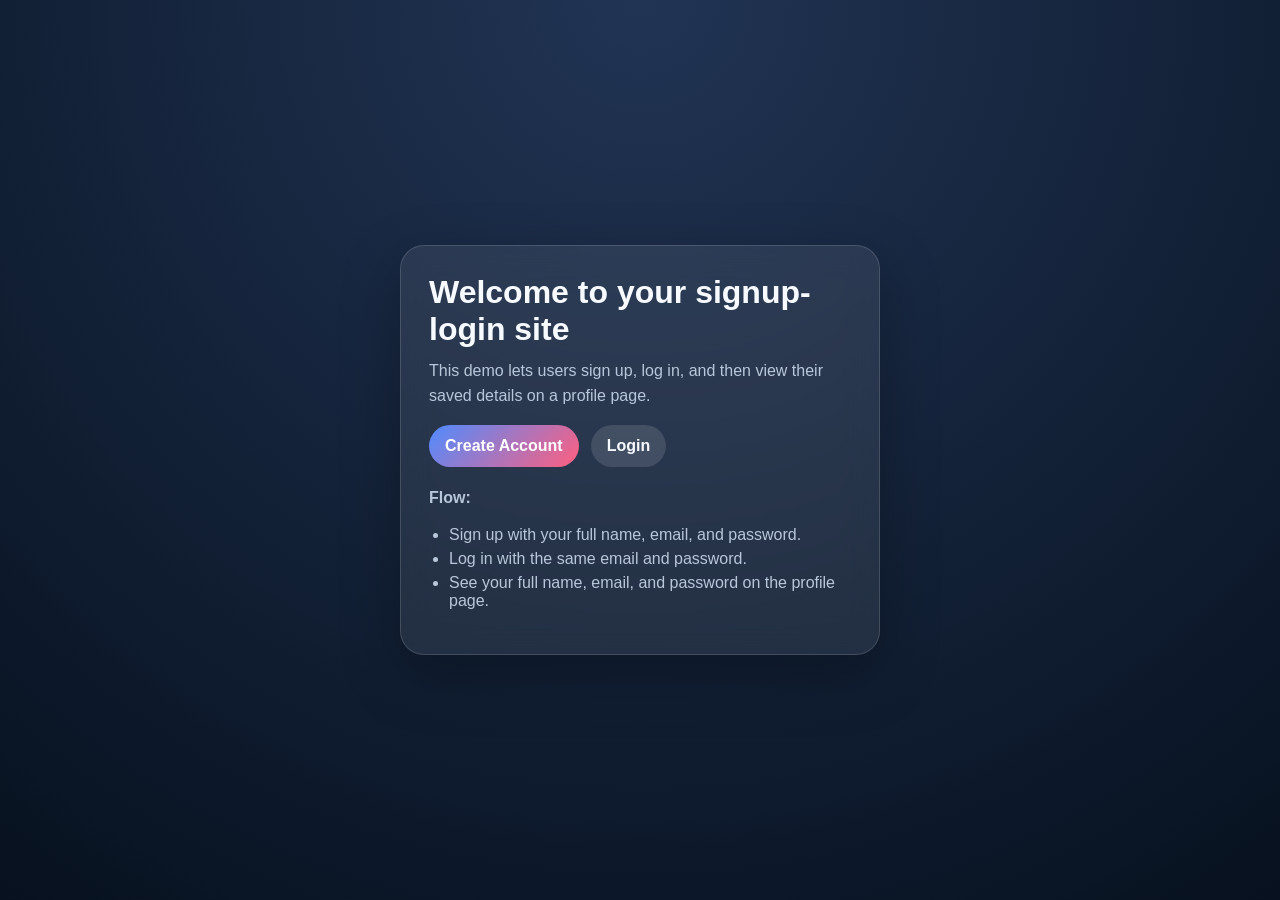
<file: docs/index.html>
﻿<!doctype html>
<html lang="en">
  <head>
    <meta charset="utf-8" />
    <meta name="viewport" content="width=device-width,initial-scale=1" />
    <title>Signup Login Demo</title>
    <style>
      :root {
        color-scheme: dark;
        --bg: #07111f;
        --card: rgba(255, 255, 255, 0.08);
        --text: #f7fbff;
        --muted: #b9c7da;
        --primary: #4f8cff;
        --accent: #ff5f7e;
      }
      * { box-sizing: border-box; }
      body {
        margin: 0;
        min-height: 100vh;
        display: grid;
        place-items: center;
        padding: 24px;
        font-family: 'Segoe UI', Tahoma, Geneva, Verdana, sans-serif;
        background: radial-gradient(circle at top, #213454, var(--bg));
        color: var(--text);
      }
      .card {
        width: min(100%, 480px);
        padding: 28px;
        border-radius: 24px;
        background: var(--card);
        border: 1px solid rgba(255,255,255,0.14);
        box-shadow: 0 20px 60px rgba(0,0,0,0.28);
        backdrop-filter: blur(16px);
      }
      h1 { margin: 0 0 10px; font-size: 2rem; }
      p { margin: 0 0 16px; color: var(--muted); line-height: 1.6; }
      .btn-row { display: flex; gap: 12px; flex-wrap: wrap; }
      .btn {
        display: inline-flex;
        justify-content: center;
        align-items: center;
        text-decoration: none;
        border: none;
        border-radius: 999px;
        padding: 12px 16px;
        font-weight: 700;
        cursor: pointer;
      }
      .btn.primary { background: linear-gradient(135deg, var(--primary), var(--accent)); color: white; }
      .btn.secondary { background: rgba(255,255,255,0.12); color: var(--text); }
      .btn.danger { background: rgba(255, 123, 123, 0.18); color: #ffd7d7; }
      ul { padding-left: 20px; color: var(--muted); }
      li { margin-bottom: 6px; }
    </style>
  </head>
  <body>
    <div class="card">
      <h1>Welcome to your signup-login site</h1>
      <p>This demo lets users sign up, log in, and then view their saved details on a profile page.</p>
      <div class="btn-row" id="home-actions">
        <a class="btn primary" href="signup.html">Create Account</a>
        <a class="btn secondary" href="login.html">Login</a>
      </div>
      <div id="home-status" style="margin-top: 12px;"></div>
      <p style="margin-top: 18px;"><strong>Flow:</strong></p>
      <ul>
        <li>Sign up with your full name, email, and password.</li>
        <li>Log in with the same email and password.</li>
        <li>See your full name, email, and password on the profile page.</li>
      </ul>
    </div>
    <script src="app.js"></script>
  </body>
</html>
</file>
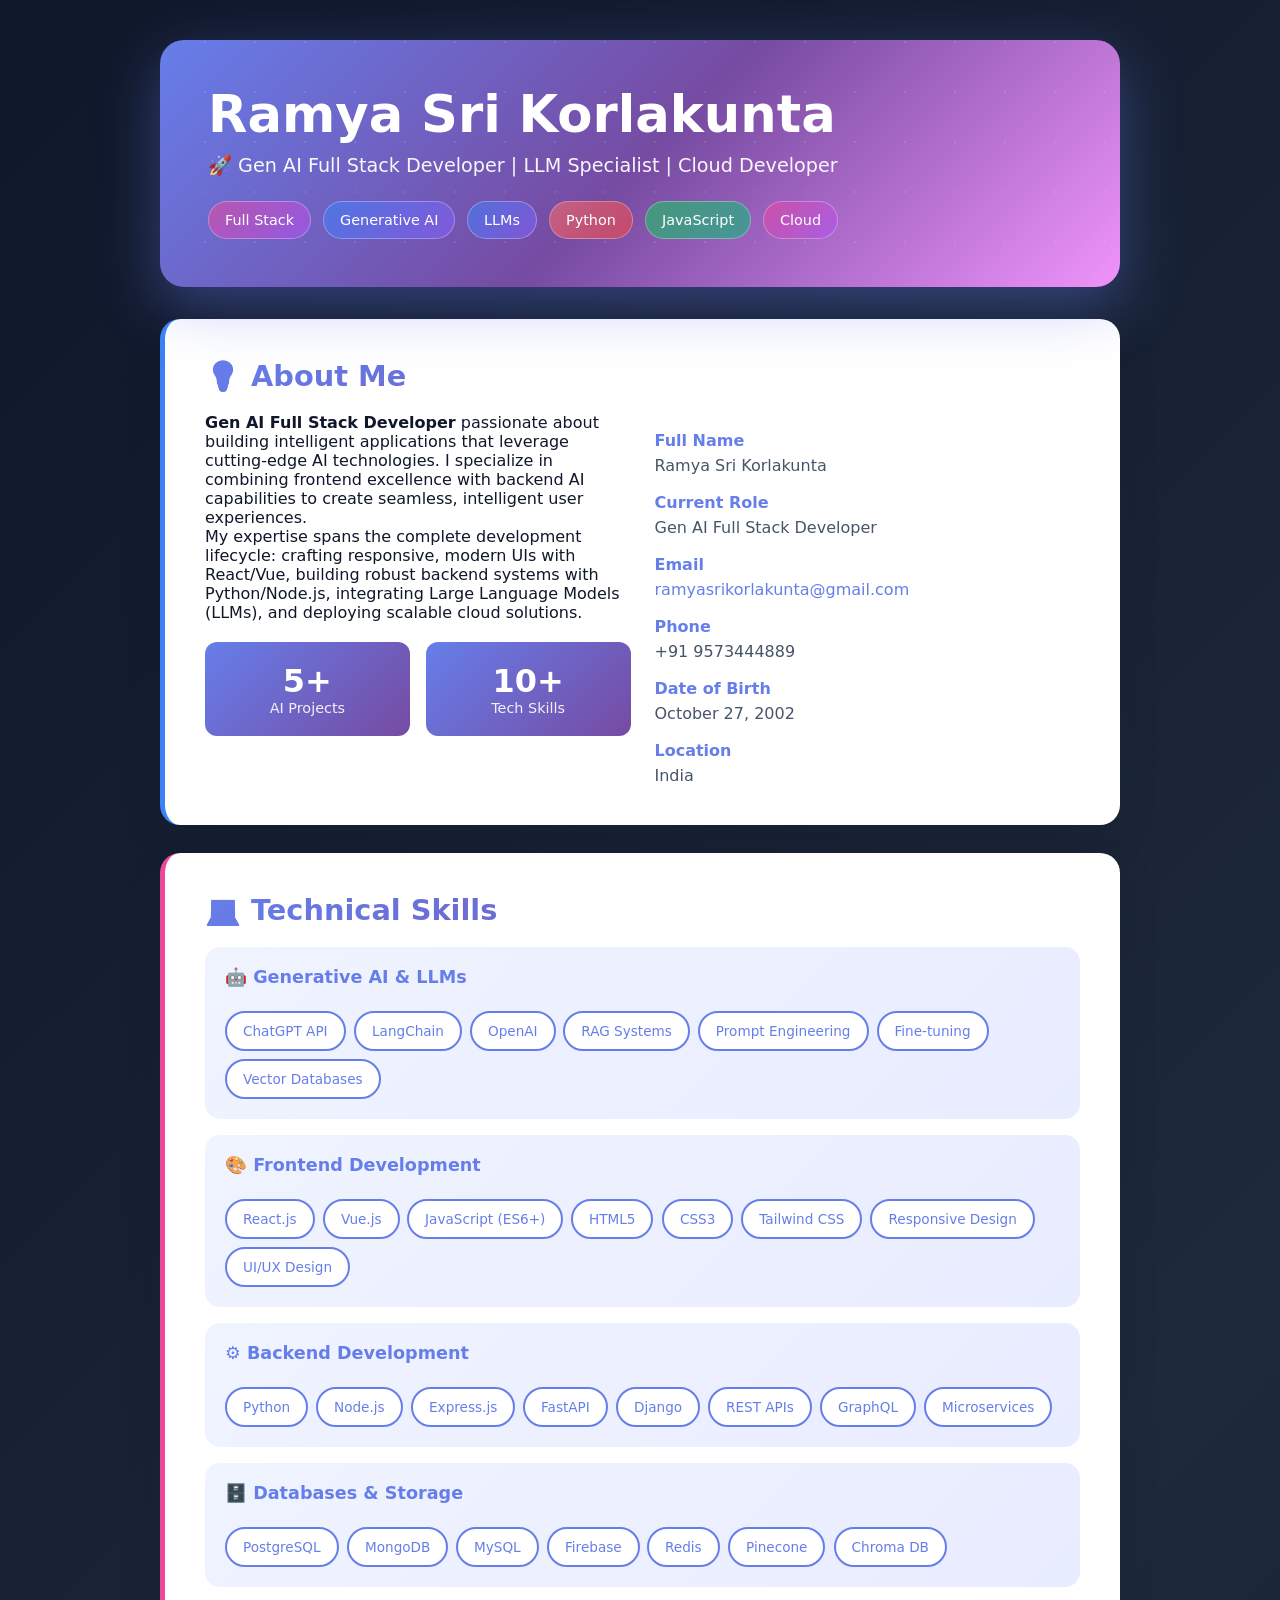
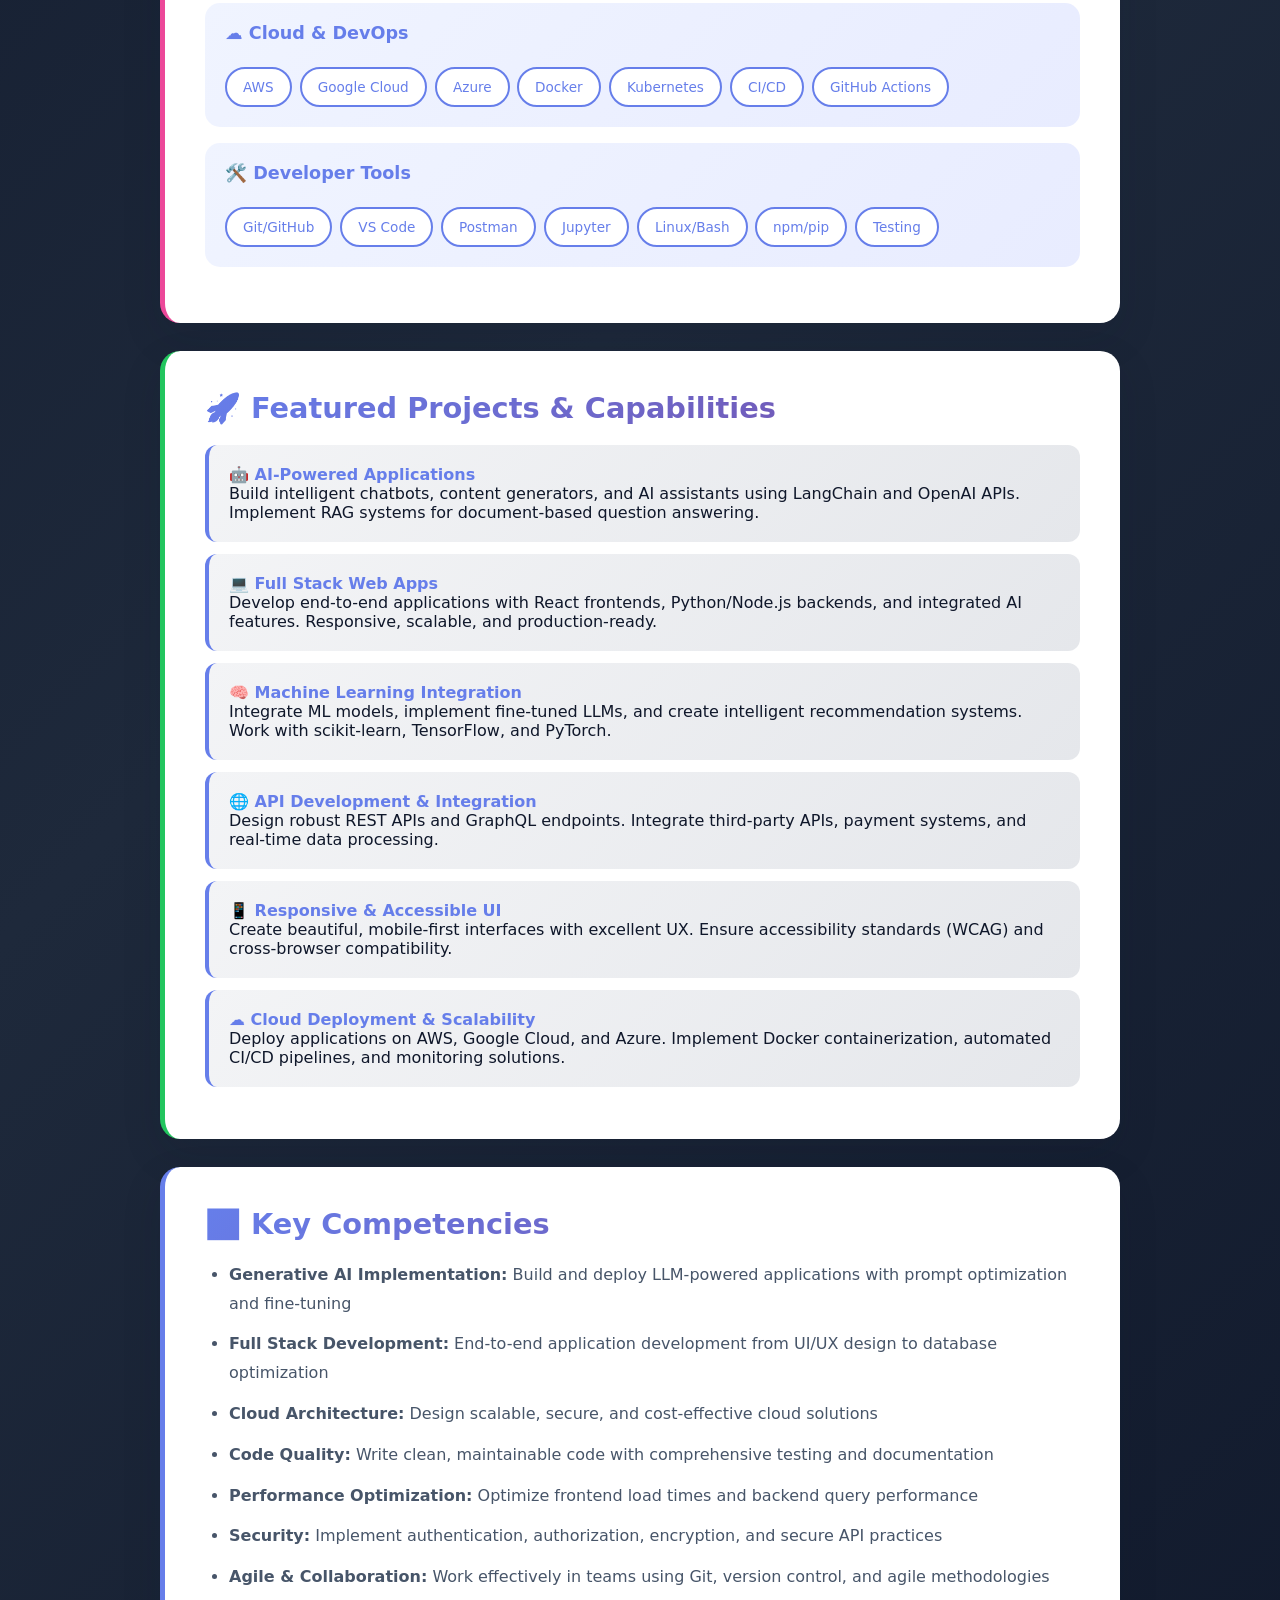
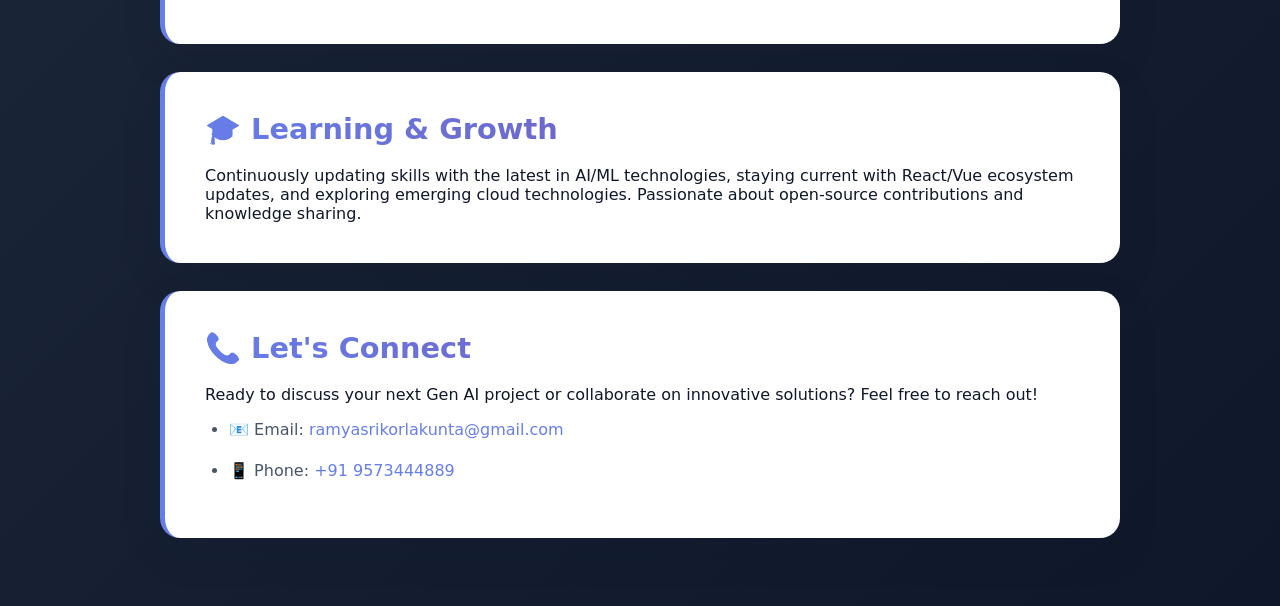
<file: MyPortfolio/index.html>
<!doctype html>
<html lang="en">
  <head>
    <meta charset="utf-8" />
    <meta name="viewport" content="width=device-width,initial-scale=1" />
    <title>Ramya Sri Korlakunta | Gen AI Full Stack Developer</title>
    <style>
      * { margin:0; padding:0; box-sizing:border-box; }
      body { 
        font-family: 'Segoe UI', system-ui, -apple-system, Roboto, Arial, sans-serif; 
        background: linear-gradient(135deg, #0f172a 0%, #1e293b 50%, #0f172a 100%);
        color:#0f172a; 
        min-height:100vh;
      }
      .page { max-width:1000px; margin:0 auto; padding:40px 20px; }
      
      /* HEADER WITH GRADIENT */
      header { 
        background: linear-gradient(135deg, #667eea 0%, #764ba2 50%, #f093fb 100%);
        border-radius:24px; 
        box-shadow: 0 20px 60px rgba(102, 126, 234, 0.4);
        padding:48px; 
        margin-bottom:32px;
        color: white;
        position: relative;
        overflow: hidden;
      }
      
      header::before {
        content: '';
        position: absolute;
        top: -50%;
        right: -50%;
        width: 200%;
        height: 200%;
        background: radial-gradient(circle, rgba(255,255,255,0.1) 1px, transparent 1px);
        background-size: 50px 50px;
        animation: float 20s linear infinite;
      }
      
      @keyframes float {
        0% { transform: translate(0, 0); }
        100% { transform: translate(50px, 50px); }
      }
      
      header h1 { 
        margin:0 0 12px; 
        font-size:3.2rem; 
        line-height:1.05;
        position: relative;
        z-index: 1;
        font-weight: 800;
      }
      
      header .subtitle { 
        margin:0; 
        max-width:720px; 
        font-size:1.2rem;
        position: relative;
        z-index: 1;
        opacity: 0.95;
      }
      
      .badges { display:flex; flex-wrap:wrap; gap:12px; margin-top:24px; }
      
      .badge { 
        background: rgba(255,255,255,0.2);
        color: white;
        border-radius:999px; 
        padding:10px 16px; 
        font-size:.9rem;
        border: 1px solid rgba(255,255,255,0.3);
        backdrop-filter: blur(10px);
      }
      
      .badge.ai { background: linear-gradient(135deg, rgba(59, 130, 246, 0.6), rgba(139, 92, 246, 0.6)); }
      .badge.frontend { background: linear-gradient(135deg, rgba(34, 197, 94, 0.6), rgba(16, 185, 129, 0.6)); }
      .badge.backend { background: linear-gradient(135deg, rgba(248, 113, 113, 0.6), rgba(239, 68, 68, 0.6)); }
      .badge.fullstack { background: linear-gradient(135deg, rgba(236, 72, 153, 0.6), rgba(168, 85, 247, 0.6)); }
      
      section { 
        background: white;
        border-radius:20px; 
        box-shadow: 0 15px 40px rgba(15, 23, 42, 0.12);
        padding:40px; 
        margin-bottom:28px;
        border-left: 5px solid #667eea;
      }
      
      section.ai-focused { border-left-color: #3b82f6; }
      section.code-skills { border-left-color: #ec4899; }
      section.projects { border-left-color: #22c55e; }
      
      h2 { 
        margin-top:0; 
        font-size:1.8rem; 
        margin-bottom:20px;
        background: linear-gradient(135deg, #667eea 0%, #764ba2 100%);
        -webkit-background-clip: text;
        -webkit-text-fill-color: transparent;
        background-clip: text;
      }
      
      .grid { display:grid; gap:24px; }
      .two-col { grid-template-columns:1fr 1fr; }
      .three-col { grid-template-columns:1fr 1fr 1fr; }
      
      ul { margin:12px 0; padding-left:1.5rem; color:#475569; }
      li { margin-bottom:12px; line-height:1.8; }
      
      .contact dt { font-weight:700; margin-top:18px; color: #667eea; }
      .contact dd { margin:6px 0 0 0; color:#475569; }
      
      a { color:#667eea; text-decoration:none; font-weight: 500; transition: 0.3s; }
      a:hover { color:#764ba2; text-decoration: underline; }
      
      .skill-category {
        background: linear-gradient(135deg, #f0f4ff 0%, #e8ecff 100%);
        padding: 20px;
        border-radius: 15px;
        margin-bottom: 16px;
      }
      
      .skill-category h3 {
        color: #667eea;
        margin: 0 0 12px 0;
        font-size: 1.1rem;
      }
      
      .skill-category .badges {
        gap: 8px;
      }
      
      .skill-category .badge {
        background: white;
        color: #667eea;
        border: 2px solid #667eea;
        font-size: 0.85rem;
      }
      
      .feature-box {
        background: linear-gradient(135deg, #f3f4f6 0%, #e5e7eb 100%);
        padding: 20px;
        border-radius: 12px;
        margin-bottom: 12px;
        border-left: 4px solid #667eea;
      }
      
      .feature-box strong {
        color: #667eea;
      }
      
      .stats {
        display: grid;
        grid-template-columns: 1fr 1fr;
        gap: 16px;
        margin-top: 20px;
      }
      
      .stat-item {
        background: linear-gradient(135deg, #667eea 0%, #764ba2 100%);
        color: white;
        padding: 20px;
        border-radius: 12px;
        text-align: center;
      }
      
      .stat-item .number {
        font-size: 2rem;
        font-weight: 800;
      }
      
      .stat-item .label {
        font-size: 0.9rem;
        opacity: 0.9;
      }
      
      @media (max-width:720px) { 
        .two-col, .three-col { grid-template-columns:1fr; }
        header h1 { font-size: 2.2rem; }
        header { padding: 32px; }
      }
    </style>
  </head>
  <body>
    <div class="page">
      <header>
        <h1>Ramya Sri Korlakunta</h1>
        <p class="subtitle">🚀 Gen AI Full Stack Developer | LLM Specialist | Cloud Developer</p>
        <div class="badges">
          <span class="badge fullstack">Full Stack</span>
          <span class="badge ai">Generative AI</span>
          <span class="badge ai">LLMs</span>
          <span class="badge backend">Python</span>
          <span class="badge frontend">JavaScript</span>
          <span class="badge fullstack">Cloud</span>
        </div>
      </header>

      <section class="ai-focused">
        <h2>💡 About Me</h2>
        <div class="grid two-col">
          <div>
            <p><strong>Gen AI Full Stack Developer</strong> passionate about building intelligent applications that leverage cutting-edge AI technologies. I specialize in combining frontend excellence with backend AI capabilities to create seamless, intelligent user experiences.</p>
            <p>My expertise spans the complete development lifecycle: crafting responsive, modern UIs with React/Vue, building robust backend systems with Python/Node.js, integrating Large Language Models (LLMs), and deploying scalable cloud solutions.</p>
            <div class="stats">
              <div class="stat-item">
                <div class="number">5+</div>
                <div class="label">AI Projects</div>
              </div>
              <div class="stat-item">
                <div class="number">10+</div>
                <div class="label">Tech Skills</div>
              </div>
            </div>
          </div>
          <div class="contact">
            <dl>
              <dt>Full Name</dt>
              <dd>Ramya Sri Korlakunta</dd>
              <dt>Current Role</dt>
              <dd>Gen AI Full Stack Developer</dd>
              <dt>Email</dt>
              <dd><a href="mailto:ramyasrikorlakunta@gmail.com">ramyasrikorlakunta@gmail.com</a></dd>
              <dt>Phone</dt>
              <dd>+91 9573444889</dd>
              <dt>Date of Birth</dt>
              <dd>October 27, 2002</dd>
              <dt>Location</dt>
              <dd>India</dd>
            </dl>
          </div>
        </div>
      </section>

      <section class="code-skills">
        <h2>💻 Technical Skills</h2>
        
        <div class="skill-category">
          <h3>🤖 Generative AI & LLMs</h3>
          <div class="badges">
            <span class="badge ai">ChatGPT API</span>
            <span class="badge ai">LangChain</span>
            <span class="badge ai">OpenAI</span>
            <span class="badge ai">RAG Systems</span>
            <span class="badge ai">Prompt Engineering</span>
            <span class="badge ai">Fine-tuning</span>
            <span class="badge ai">Vector Databases</span>
          </div>
        </div>
        
        <div class="skill-category">
          <h3>🎨 Frontend Development</h3>
          <div class="badges">
            <span class="badge frontend">React.js</span>
            <span class="badge frontend">Vue.js</span>
            <span class="badge frontend">JavaScript (ES6+)</span>
            <span class="badge frontend">HTML5</span>
            <span class="badge frontend">CSS3</span>
            <span class="badge frontend">Tailwind CSS</span>
            <span class="badge frontend">Responsive Design</span>
            <span class="badge frontend">UI/UX Design</span>
          </div>
        </div>
        
        <div class="skill-category">
          <h3>⚙️ Backend Development</h3>
          <div class="badges">
            <span class="badge backend">Python</span>
            <span class="badge backend">Node.js</span>
            <span class="badge backend">Express.js</span>
            <span class="badge backend">FastAPI</span>
            <span class="badge backend">Django</span>
            <span class="badge backend">REST APIs</span>
            <span class="badge backend">GraphQL</span>
            <span class="badge backend">Microservices</span>
          </div>
        </div>
        
        <div class="skill-category">
          <h3>🗄️ Databases & Storage</h3>
          <div class="badges">
            <span class="badge backend">PostgreSQL</span>
            <span class="badge backend">MongoDB</span>
            <span class="badge backend">MySQL</span>
            <span class="badge backend">Firebase</span>
            <span class="badge backend">Redis</span>
            <span class="badge backend">Pinecone</span>
            <span class="badge backend">Chroma DB</span>
          </div>
        </div>
        
        <div class="skill-category">
          <h3>☁️ Cloud & DevOps</h3>
          <div class="badges">
            <span class="badge fullstack">AWS</span>
            <span class="badge fullstack">Google Cloud</span>
            <span class="badge fullstack">Azure</span>
            <span class="badge fullstack">Docker</span>
            <span class="badge fullstack">Kubernetes</span>
            <span class="badge fullstack">CI/CD</span>
            <span class="badge fullstack">GitHub Actions</span>
          </div>
        </div>
        
        <div class="skill-category">
          <h3>🛠️ Developer Tools</h3>
          <div class="badges">
            <span class="badge backend">Git/GitHub</span>
            <span class="badge backend">VS Code</span>
            <span class="badge backend">Postman</span>
            <span class="badge backend">Jupyter</span>
            <span class="badge backend">Linux/Bash</span>
            <span class="badge backend">npm/pip</span>
            <span class="badge backend">Testing</span>
          </div>
        </div>
      </section>

      <section class="projects">
        <h2>🚀 Featured Projects & Capabilities</h2>
        <div class="feature-box">
          <strong>🤖 AI-Powered Applications</strong>
          <p>Build intelligent chatbots, content generators, and AI assistants using LangChain and OpenAI APIs. Implement RAG systems for document-based question answering.</p>
        </div>
        <div class="feature-box">
          <strong>💻 Full Stack Web Apps</strong>
          <p>Develop end-to-end applications with React frontends, Python/Node.js backends, and integrated AI features. Responsive, scalable, and production-ready.</p>
        </div>
        <div class="feature-box">
          <strong>🧠 Machine Learning Integration</strong>
          <p>Integrate ML models, implement fine-tuned LLMs, and create intelligent recommendation systems. Work with scikit-learn, TensorFlow, and PyTorch.</p>
        </div>
        <div class="feature-box">
          <strong>🌐 API Development & Integration</strong>
          <p>Design robust REST APIs and GraphQL endpoints. Integrate third-party APIs, payment systems, and real-time data processing.</p>
        </div>
        <div class="feature-box">
          <strong>📱 Responsive & Accessible UI</strong>
          <p>Create beautiful, mobile-first interfaces with excellent UX. Ensure accessibility standards (WCAG) and cross-browser compatibility.</p>
        </div>
        <div class="feature-box">
          <strong>☁️ Cloud Deployment & Scalability</strong>
          <p>Deploy applications on AWS, Google Cloud, and Azure. Implement Docker containerization, automated CI/CD pipelines, and monitoring solutions.</p>
        </div>
      </section>

      <section>
        <h2>📊 Key Competencies</h2>
        <ul>
          <li><strong>Generative AI Implementation:</strong> Build and deploy LLM-powered applications with prompt optimization and fine-tuning</li>
          <li><strong>Full Stack Development:</strong> End-to-end application development from UI/UX design to database optimization</li>
          <li><strong>Cloud Architecture:</strong> Design scalable, secure, and cost-effective cloud solutions</li>
          <li><strong>Code Quality:</strong> Write clean, maintainable code with comprehensive testing and documentation</li>
          <li><strong>Performance Optimization:</strong> Optimize frontend load times and backend query performance</li>
          <li><strong>Security:</strong> Implement authentication, authorization, encryption, and secure API practices</li>
          <li><strong>Agile & Collaboration:</strong> Work effectively in teams using Git, version control, and agile methodologies</li>
        </ul>
      </section>

      <section>
        <h2>🎓 Learning & Growth</h2>
        <p>Continuously updating skills with the latest in AI/ML technologies, staying current with React/Vue ecosystem updates, and exploring emerging cloud technologies. Passionate about open-source contributions and knowledge sharing.</p>
      </section>

      <section>
        <h2>📞 Let's Connect</h2>
        <p>Ready to discuss your next Gen AI project or collaborate on innovative solutions? Feel free to reach out!</p>
        <ul>
          <li>📧 Email: <a href="mailto:ramyasrikorlakunta@gmail.com">ramyasrikorlakunta@gmail.com</a></li>
          <li>📱 Phone: <a href="tel:+919573444889">+91 9573444889</a></li>
        </ul>
      </section>
    </div>
  </body>
</html>
</file>
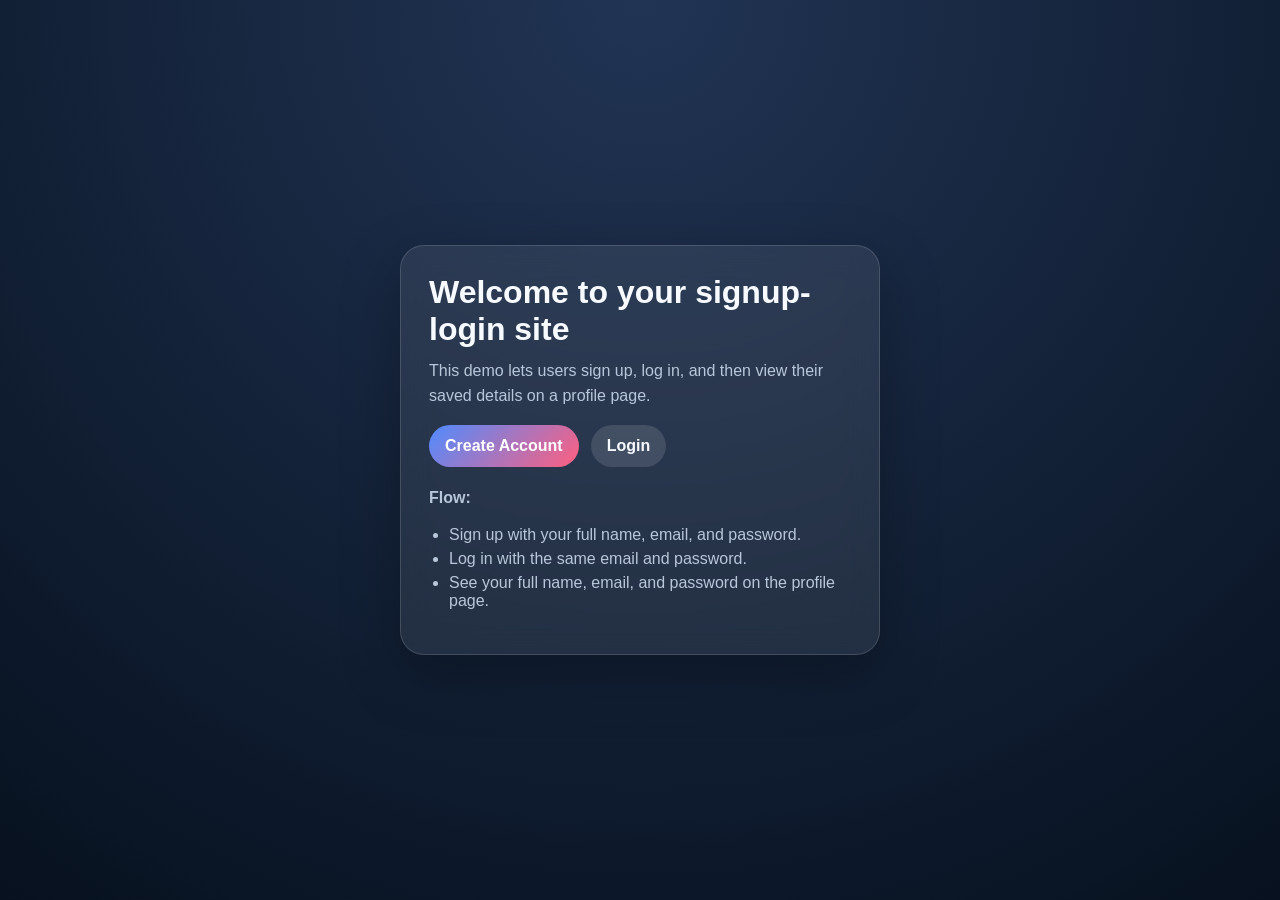
<file: docs/dashboard.html>
<!doctype html>
<html lang="en">
  <head>
    <meta charset="utf-8" />
    <meta name="viewport" content="width=device-width,initial-scale=1" />
    <title>Profile</title>
    <link rel="stylesheet" href="styles.css" />
  </head>
  <body>
    <div class="container" id="dashboard-page">
      <div class="card">
        <p class="eyebrow">Your Profile</p>
        <h1>Welcome</h1>
        <p>Your account details are displayed below.</p>

        <div class="profile-grid" id="profile-details"></div>

        <div class="button-row">
          <button class="btn primary" id="logout-btn" type="button">Logout</button>
          <a class="btn secondary" href="index.html">Back to Home</a>
        </div>
      </div>
    </div>

    <script src="app.js"></script>
  </body>
</html>
</file>
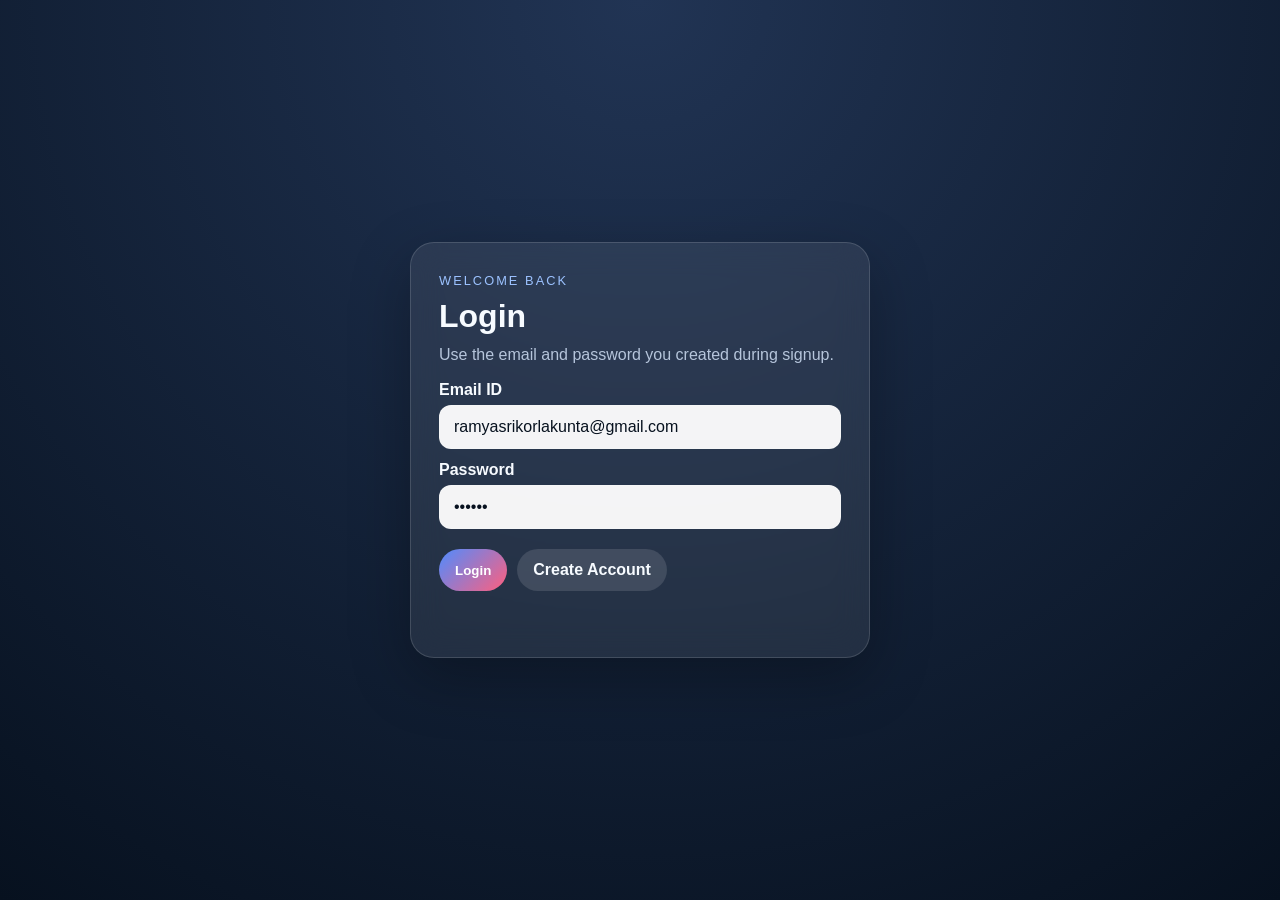
<file: docs/login.html>
<!doctype html>
<html lang="en">
  <head>
    <meta charset="utf-8" />
    <meta name="viewport" content="width=device-width,initial-scale=1" />
    <title>Login</title>
    <link rel="stylesheet" href="styles.css" />
  </head>
  <body>
    <div class="container">
      <div class="card">
        <p class="eyebrow">Welcome Back</p>
        <h1>Login</h1>
        <p>Use the email and password you created during signup.</p>

        <form id="login-form">
          <label>
            Email ID
            <input type="email" name="email" placeholder="you@example.com" />
          </label>
          <label>
            Password
            <input type="password" name="password" placeholder="Your password" />
          </label>

          <div class="button-row">
            <button class="btn primary" type="submit">Login</button>
            <a class="btn secondary" href="signup.html">Create Account</a>
          </div>
          <div class="message" aria-live="polite"></div>
        </form>
      </div>
    </div>

    <script src="app.js"></script>
  </body>
</html>
</file>
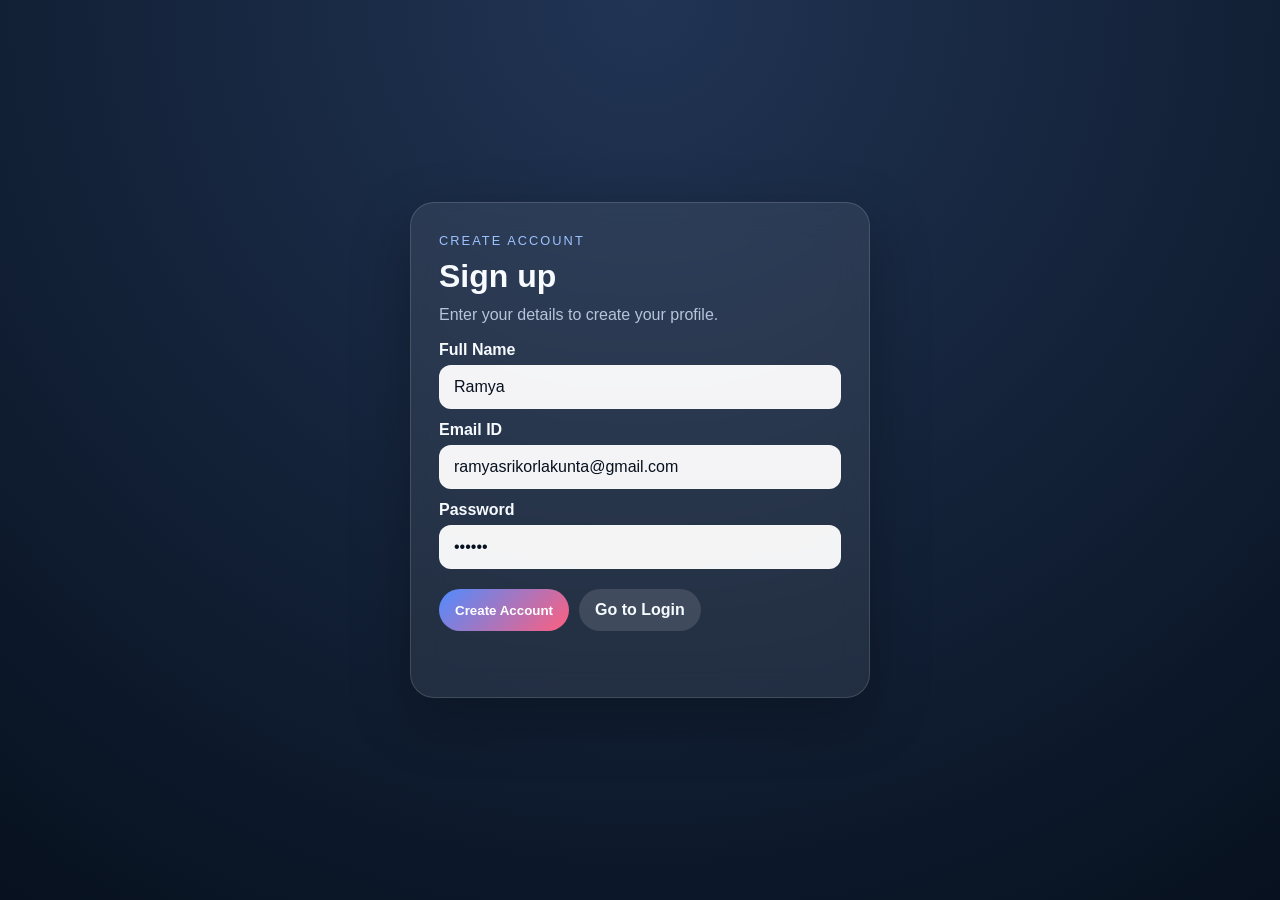
<file: docs/signup.html>
<!doctype html>
<html lang="en">
  <head>
    <meta charset="utf-8" />
    <meta name="viewport" content="width=device-width,initial-scale=1" />
    <title>Sign Up</title>
    <link rel="stylesheet" href="styles.css" />
  </head>
  <body>
    <div class="container">
      <div class="card">
        <p class="eyebrow">Create Account</p>
        <h1>Sign up</h1>
        <p>Enter your details to create your profile.</p>

        <form id="signup-form">
          <label>
            Full Name
            <input type="text" name="fullName" placeholder="Your full name" />
          </label>
          <label>
            Email ID
            <input type="email" name="email" placeholder="you@example.com" />
          </label>
          <label>
            Password
            <input type="password" name="password" placeholder="Create a password" />
          </label>

          <div class="button-row">
            <button class="btn primary" type="submit">Create Account</button>
            <a class="btn secondary" href="login.html">Go to Login</a>
          </div>
          <div class="message" aria-live="polite"></div>
        </form>
      </div>
    </div>

    <script src="app.js"></script>
  </body>
</html>
</file>
<file: docs/styles.css>
:root {
  color-scheme: dark;
  --bg: #07111f;
  --card: rgba(255, 255, 255, 0.08);
  --card-strong: rgba(255, 255, 255, 0.14);
  --text: #f7fbff;
  --muted: #b6c5db;
  --primary: #4f8cff;
  --accent: #ff5f7e;
  --success: #2dd4bf;
  --error: #ff7b7b;
}

* { box-sizing: border-box; }
body {
  margin: 0;
  font-family: 'Segoe UI', Tahoma, Geneva, Verdana, sans-serif;
  min-height: 100vh;
  display: grid;
  place-items: center;
  padding: 24px;
  background: radial-gradient(circle at top, #213454, var(--bg));
  color: var(--text);
}

.container {
  width: min(100%, 460px);
}

.card {
  background: var(--card);
  border: 1px solid rgba(255, 255, 255, 0.14);
  border-radius: 24px;
  padding: 28px;
  box-shadow: 0 20px 60px rgba(0, 0, 0, 0.28);
  backdrop-filter: blur(16px);
}

.eyebrow {
  margin: 0 0 8px;
  font-size: 0.8rem;
  letter-spacing: 0.16em;
  text-transform: uppercase;
  color: #9cc2ff;
}

h1, h2 { margin: 0 0 8px; }

p { margin: 0 0 14px; color: var(--muted); line-height: 1.5; }

form { display: grid; gap: 12px; }

label { display: grid; gap: 6px; font-weight: 600; }

input {
  border: 1px solid rgba(255, 255, 255, 0.18);
  border-radius: 12px;
  padding: 12px 14px;
  font-size: 1rem;
  background: rgba(255, 255, 255, 0.95);
  color: #07111f;
}

input:focus {
  outline: 2px solid rgba(79, 140, 255, 0.35);
  border-color: var(--primary);
}

.button-row {
  display: flex;
  flex-wrap: wrap;
  gap: 10px;
  margin-top: 8px;
}

.btn {
  display: inline-flex;
  justify-content: center;
  align-items: center;
  border: none;
  border-radius: 999px;
  padding: 12px 16px;
  font-weight: 700;
  cursor: pointer;
  text-decoration: none;
}

.btn.primary {
  background: linear-gradient(135deg, var(--primary), var(--accent));
  color: white;
}

.btn.secondary {
  background: rgba(255, 255, 255, 0.12);
  color: var(--text);
}

.message {
  min-height: 20px;
  margin-top: 6px;
  font-size: 0.95rem;
}

.message.success { color: var(--success); }
.message.error { color: var(--error); }

.profile-grid {
  display: grid;
  gap: 12px;
}

.detail-box {
  padding: 14px 16px;
  border-radius: 16px;
  background: rgba(255, 255, 255, 0.1);
  border: 1px solid rgba(255, 255, 255, 0.12);
}

.detail-box strong { display: block; color: #dceaff; margin-bottom: 4px; }

.small-link {
  display: inline-block;
  margin-top: 12px;
  color: #9fd0ff;
  text-decoration: none;
}

.small-link:hover { text-decoration: underline; }
</file>
